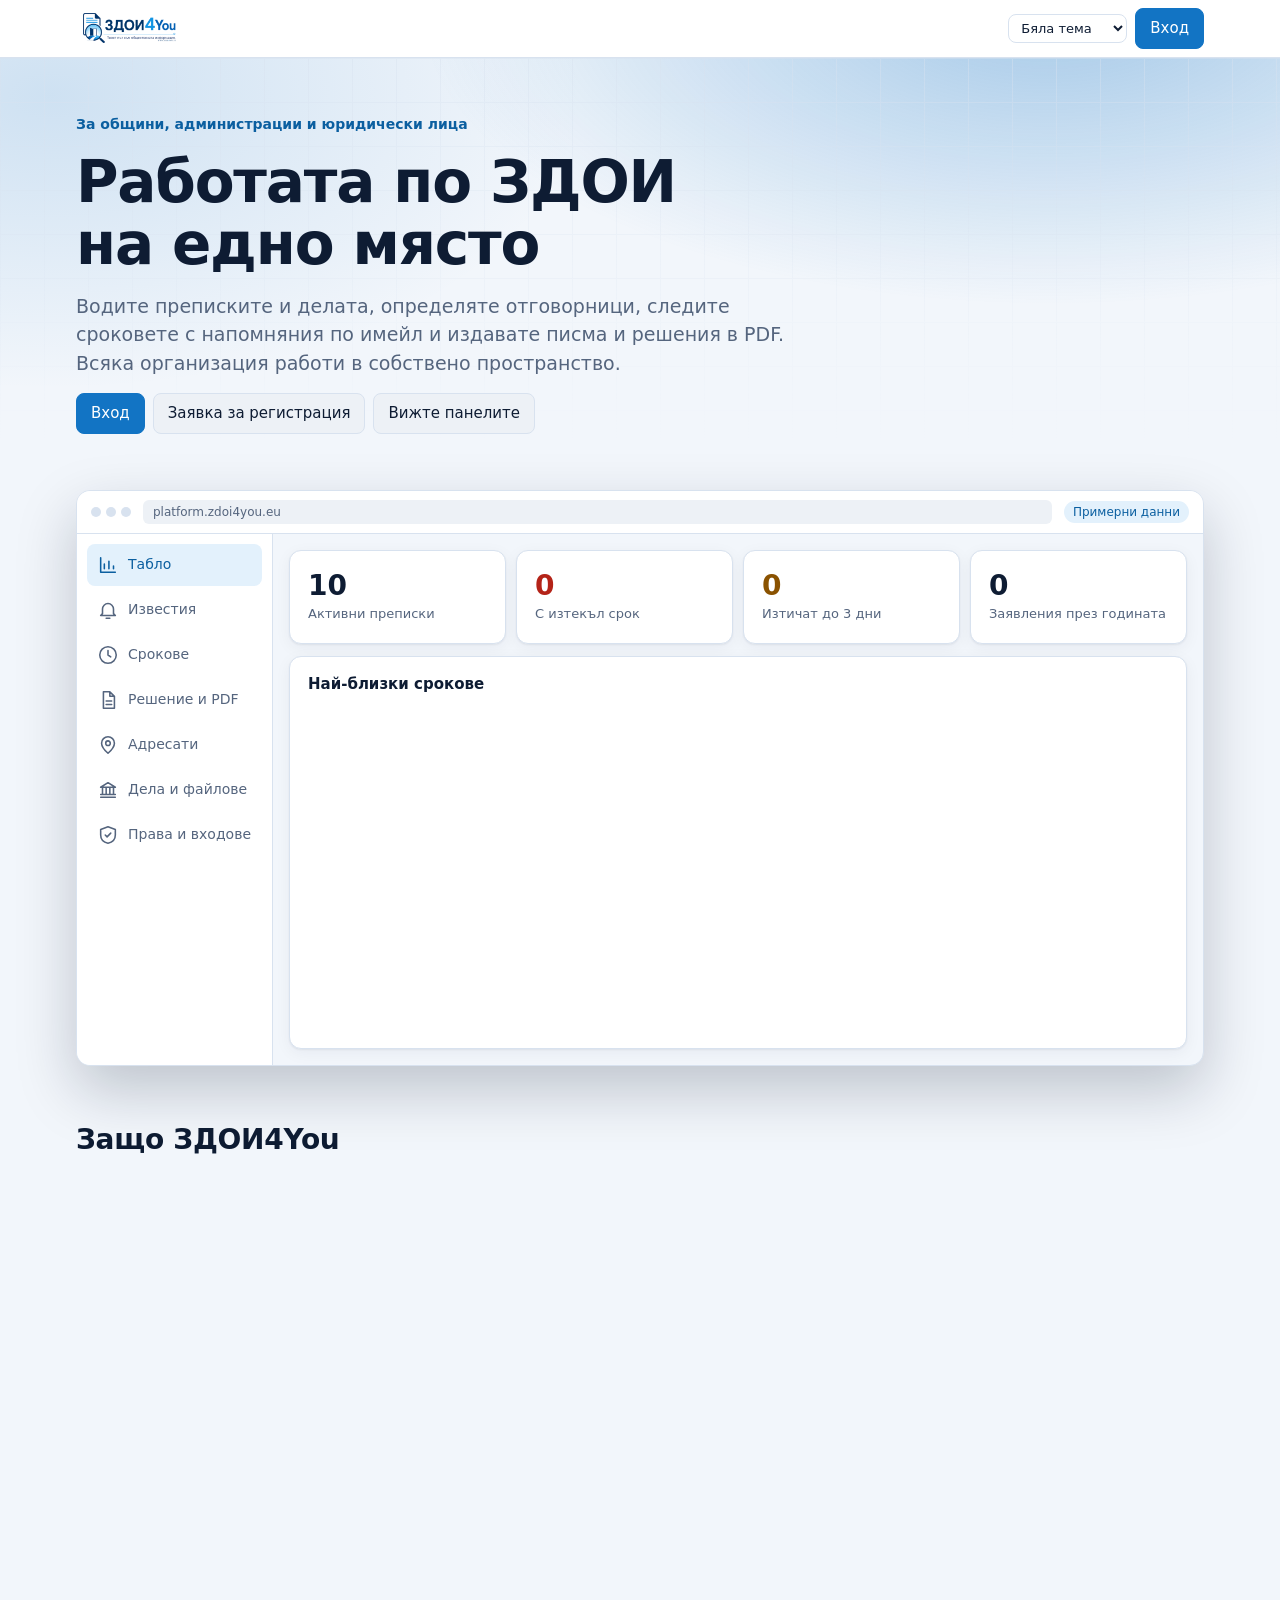
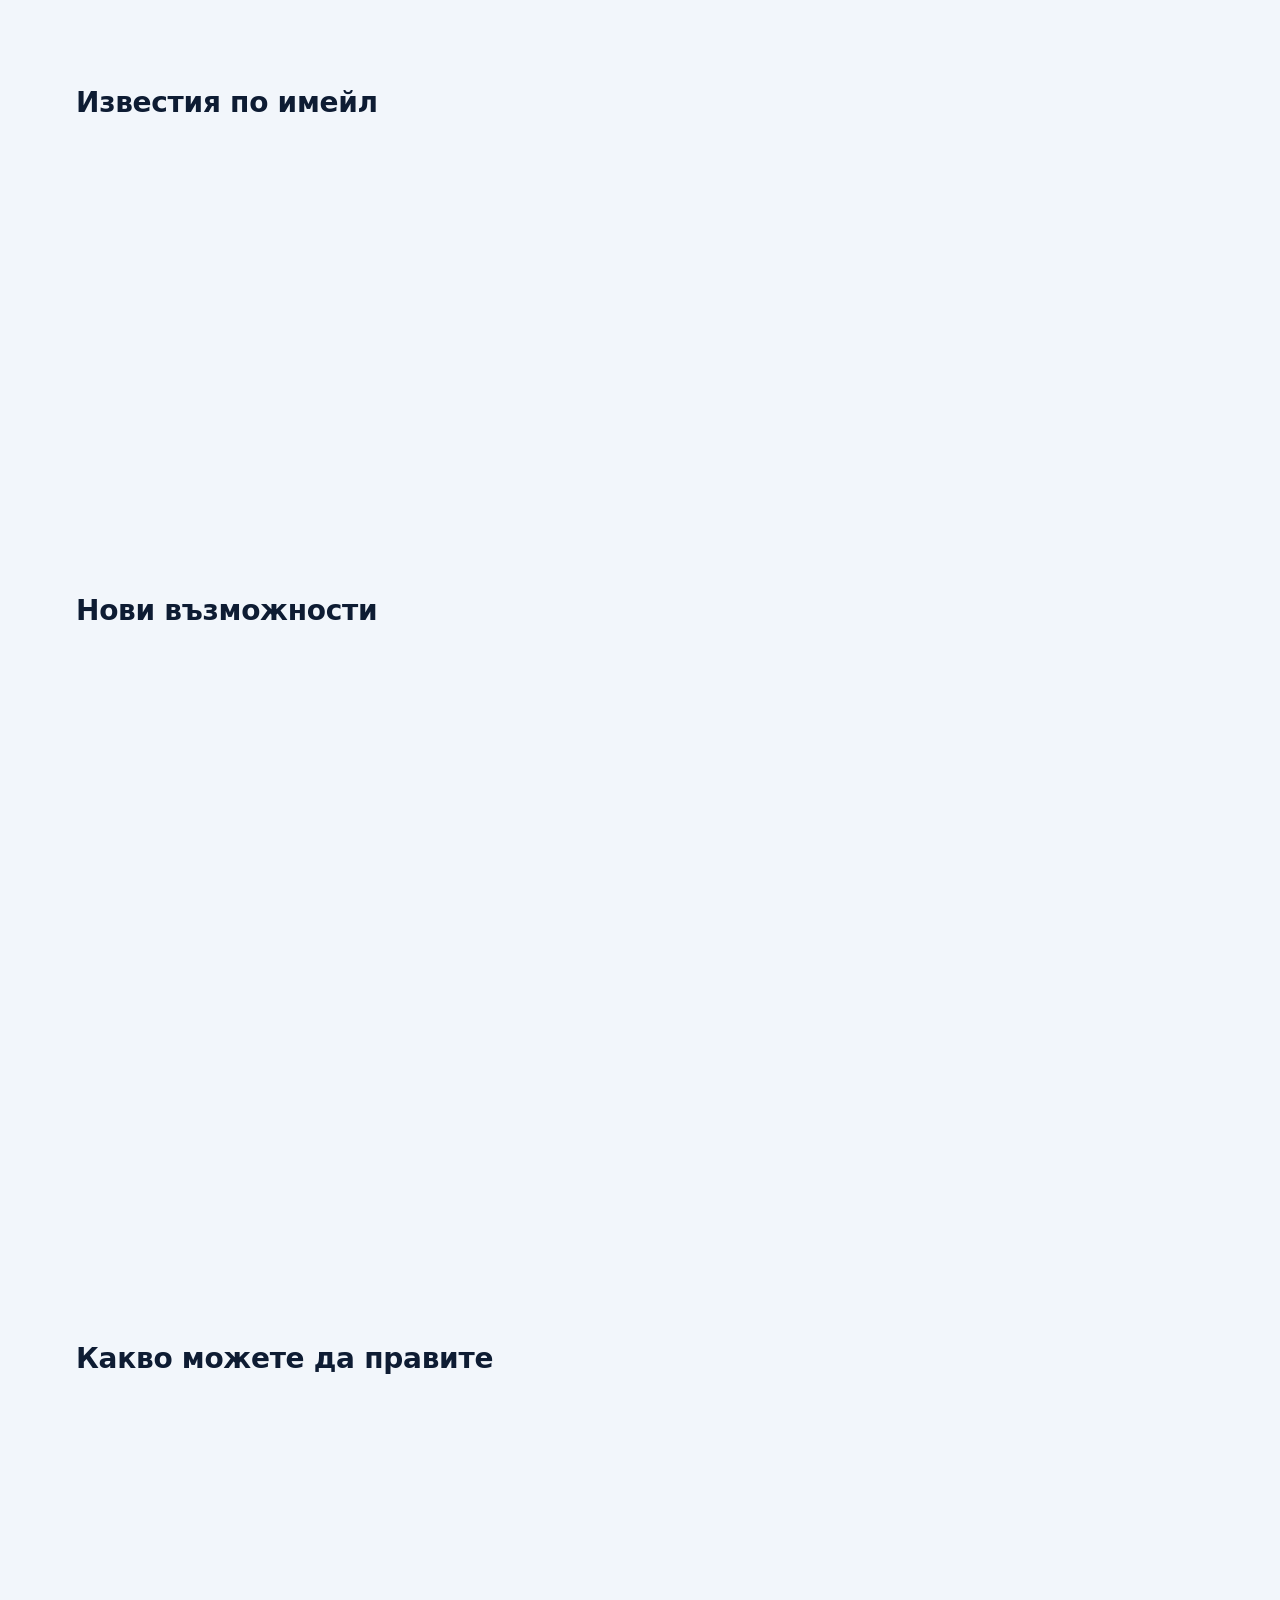
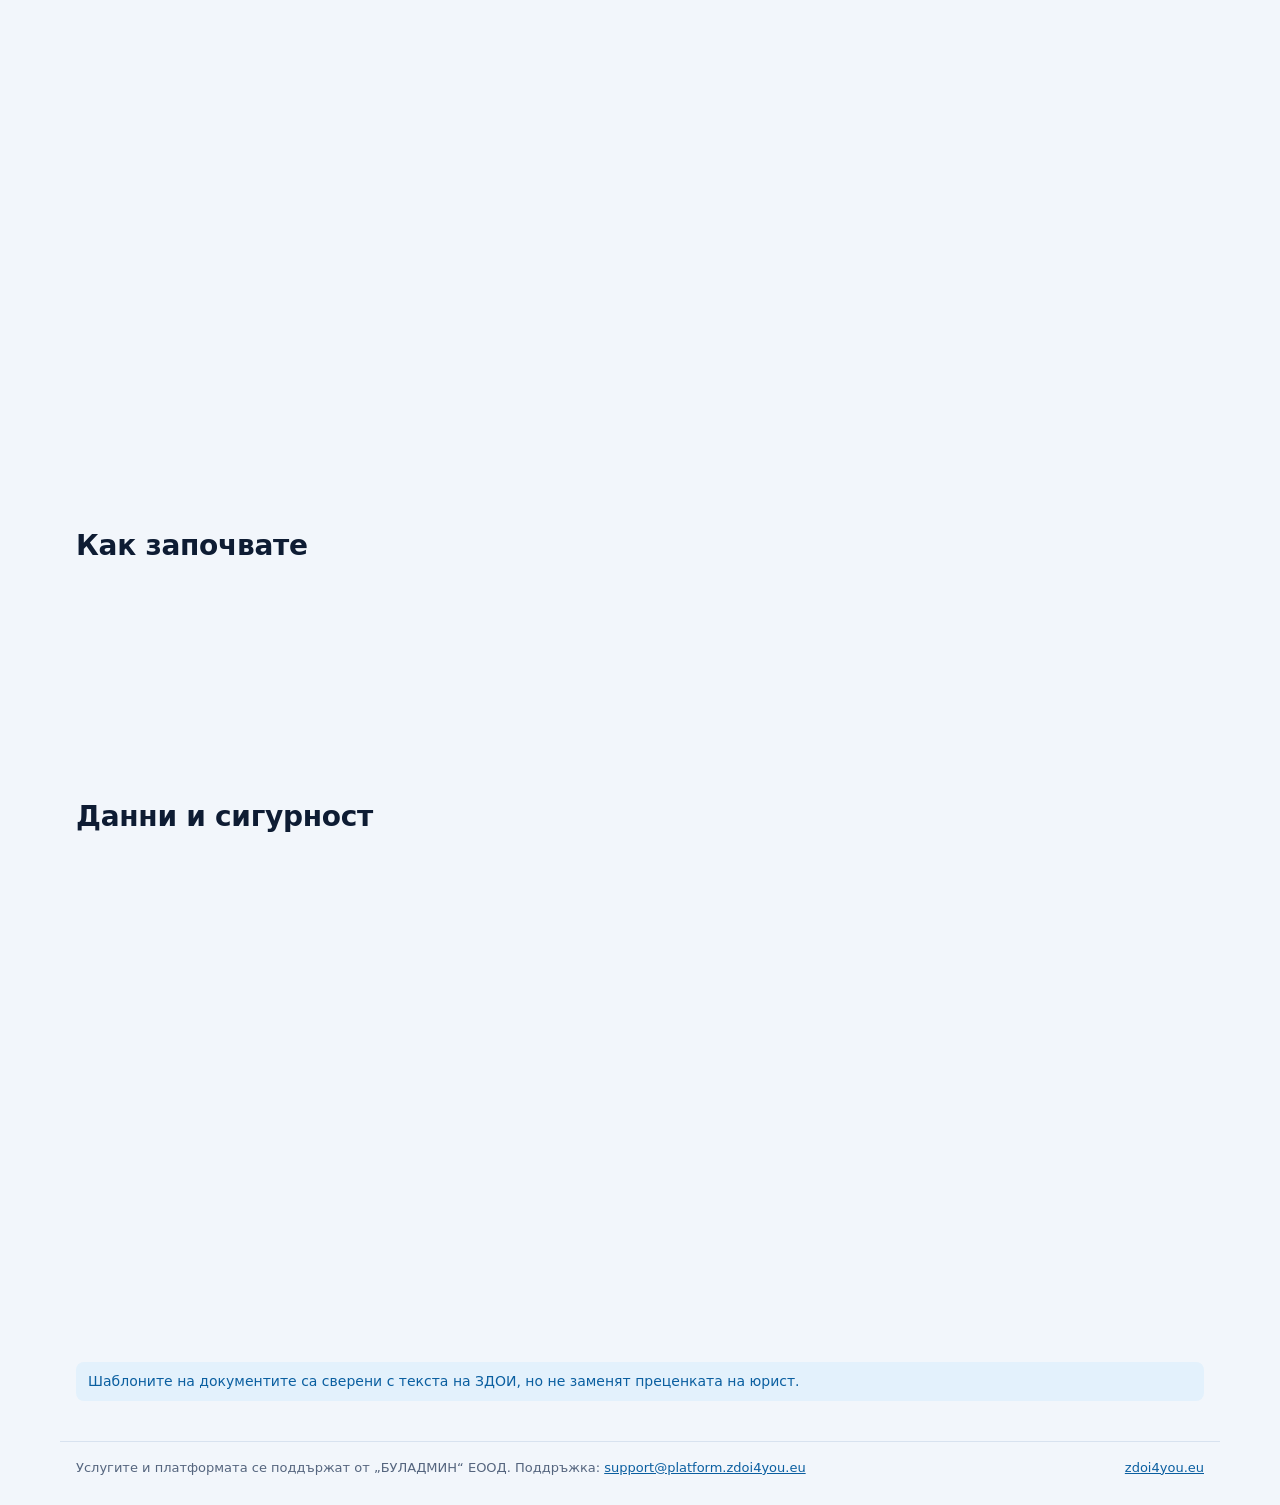
<file: site/index.html>
<!doctype html>
<html lang="bg">
<head>
<meta charset="utf-8">
<meta name="viewport" content="width=device-width, initial-scale=1">
<meta name="robots" content="noindex, nofollow">
<meta name="referrer" content="no-referrer">
<meta http-equiv="Content-Security-Policy" content="default-src 'self'; script-src 'self'; connect-src 'self' https://script.google.com https://script.googleusercontent.com; style-src 'self' https://fonts.googleapis.com; font-src https://fonts.gstatic.com; img-src 'self' data:; form-action 'none'; base-uri 'none'">
<title>Платформа за задължените лица – ЗДОИ4You</title>
<link rel="icon" href="assets/favicon.ico">
<link rel="apple-touch-icon" href="assets/apple-touch-icon.png">
<link rel="preconnect" href="https://fonts.googleapis.com">
<link rel="preconnect" href="https://fonts.gstatic.com" crossorigin>
<link href="https://fonts.googleapis.com/css2?family=Onest:wght@400;500;600;700&display=swap" rel="stylesheet">
<link rel="stylesheet" href="style.css?v=dev">
<script src="js/theme.js?v=dev"></script>
<script src="js/config.js?v=dev" defer></script>
<script src="js/docs.js?v=dev" defer></script>
<script src="js/home.js?v=dev" defer></script>
<script src="js/app.js?v=dev" defer></script>
</head>
<body>
<div id="app"><p class="loading">Зареждане…</p></div>
<div id="toast" role="status" aria-live="polite"></div>
<noscript><p class="loading">Платформата изисква JavaScript.</p></noscript>
</body>
</html>
</file>
<file: site/style.css>
:root, [data-theme="light"] {
  --bg: #F2F6FB; --card: #FFFFFF; --ink: #0E1C33; --muted: #55657E; --line: #D8E2EF; --field: #FFFFFF;
  --accent: #1274C4; --accent-ink: #FFFFFF; --link: #0B5FA0; --soft: #E3F1FC; --soft-ink: #0B5FA0;
  --ok: #157F3B; --ok-bg: #E2F5E8; --warn: #8A5200; --warn-bg: #FFF1D6; --bad: #B42318; --bad-bg: #FBE5E3; --gray-bg: #EDF1F6;
  --shadow: 0 1px 2px rgba(14, 28, 51, .06), 0 4px 16px rgba(14, 28, 51, .05);
  --header: #FFFFFF; color-scheme: light;
}
[data-theme="dark"] {
  --bg: #111317; --card: #1B1E24; --ink: #ECEEF2; --muted: #A2A9B5; --line: #30343C; --field: #14161A;
  --accent: #5AA9EC; --accent-ink: #08131F; --link: #8CC8F7; --soft: #24303D; --soft-ink: #A9D5F8;
  --ok: #6FD597; --ok-bg: #16301F; --warn: #F5BE5B; --warn-bg: #352A12; --bad: #FF8A80; --bad-bg: #3A1B18; --gray-bg: #262A31;
  --shadow: none; --header: #1B1E24; color-scheme: dark;
}
[data-theme="blue"] {
  --bg: #0B2A4F; --card: #123A68; --ink: #F1F7FF; --muted: #B5CCE6; --line: #2A5688; --field: #0E3158;
  --accent: #7CC4FF; --accent-ink: #06203E; --link: #A8D9FF; --soft: #1C4B80; --soft-ink: #CDE8FF;
  --ok: #8BE6AE; --ok-bg: #114A36; --warn: #FFD27A; --warn-bg: #4A3C14; --bad: #FFA69E; --bad-bg: #5A2A33; --gray-bg: #1B4676;
  --shadow: 0 2px 14px rgba(0, 12, 32, .28); --header: #0E3158; color-scheme: dark;
}
* { box-sizing: border-box; }
html, body { margin: 0; }
body { background: var(--bg); color: var(--ink); font: 15px/1.5 "Onest", system-ui, -apple-system, "Segoe UI", Roboto, sans-serif; -webkit-font-smoothing: antialiased; }
a { color: var(--link); }
button, input, select, textarea { font: inherit; color: inherit; }
h1, h2, h3 { margin: 0; line-height: 1.25; }
h1 { font-size: 22px; } h2 { font-size: 17px; } h3 { font-size: 15px; }
p { margin: 0; }
.loading { padding: 40px 16px; text-align: center; color: var(--muted); }
.muted { color: var(--muted); }
.small { font-size: 13px; }
.mono { font-variant-numeric: tabular-nums; }
.pre { white-space: pre-wrap; overflow-wrap: anywhere; }
.right { text-align: right; }
.hidden-field { position: absolute; left: -9999px; width: 1px; height: 1px; overflow: hidden; }
:focus-visible { outline: 2px solid var(--accent); outline-offset: 2px; }

/* лого: на бял фон във всички теми, защото текстът му е тъмносин */
.logo-plate { display: inline-flex; background: #FFF; border-radius: 10px; padding: 8px 12px; }
.logo-plate img { display: block; height: 62px; width: auto; max-width: 100%; }
.logo-plate.mini { padding: 3px 7px; border-radius: 7px; }
.logo-plate.mini img { height: 30px; }

/* публични страници */
.gate { min-height: 100vh; display: flex; flex-direction: column; align-items: center; padding: 28px 16px 40px; gap: 18px; }
.gate-card { width: 100%; max-width: 440px; padding: 26px 24px; }
.gate-card.wide { max-width: 860px; }
.gate-card h1 { margin-bottom: 4px; }
.gate-card > .muted { margin-bottom: 18px; }
.gate-links { display: flex; flex-wrap: wrap; justify-content: space-between; gap: 8px 16px; margin-top: 16px; font-size: 14px; }
.gate-foot { display: flex; flex-wrap: wrap; justify-content: center; align-items: center; gap: 10px; color: var(--muted); font-size: 13px; }

/* начална страница */
.ico { width: 22px; height: 22px; fill: none; stroke: currentColor; stroke-width: 1.7; stroke-linecap: round; stroke-linejoin: round; flex: none; }
.home-wrap { max-width: 1160px; margin: 0 auto; padding-left: 16px; padding-right: 16px; }
.home-top { position: sticky; top: 0; z-index: 5; background: var(--header); border-bottom: 1px solid var(--line); }
.home-bar { display: flex; flex-wrap: wrap; align-items: center; justify-content: space-between; gap: 8px 14px; padding-top: 8px; padding-bottom: 8px; }
.hero-bg { position: relative; overflow: hidden; background: radial-gradient(900px 420px at 82% -10%, color-mix(in srgb, var(--accent) 34%, transparent), transparent 70%), radial-gradient(760px 420px at 4% 8%, color-mix(in srgb, var(--accent) 16%, transparent), transparent 70%); }
.hero-bg::before { content: ""; position: absolute; inset: 0; background-image: linear-gradient(var(--line) 1px, transparent 1px), linear-gradient(90deg, var(--line) 1px, transparent 1px); background-size: 44px 44px; opacity: .45; -webkit-mask-image: linear-gradient(to bottom, #000, transparent 82%); mask-image: linear-gradient(to bottom, #000, transparent 82%); }
.hero { position: relative; display: flex; flex-direction: column; gap: 16px; align-items: flex-start; padding-top: 56px; padding-bottom: 96px; }
.hero h1 { font-size: clamp(32px, 6vw, 58px); line-height: 1.08; letter-spacing: -.02em; max-width: 16ch; }
.hero-kicker { color: var(--link); font-weight: 600; font-size: 14px; }
.hero-sub { font-size: clamp(16px, 2vw, 19px); color: var(--muted); max-width: 60ch; }
.hero-btn { padding: 11px 20px; }
.home-main { display: flex; flex-direction: column; gap: 56px; padding-bottom: 40px; }
.home section > h2 { font-size: clamp(22px, 3vw, 28px); letter-spacing: -.01em; margin-bottom: 18px; }
.home-grid { display: grid; grid-template-columns: repeat(auto-fit, minmax(270px, 1fr)); gap: 14px; }
.home-card { display: flex; flex-direction: column; gap: 8px; transition: transform .2s ease, border-color .2s ease, opacity .5s ease; }
.home-card:hover { border-color: var(--accent); transform: translateY(-3px); }
.home-ico { display: inline-flex; align-items: center; justify-content: center; width: 40px; height: 40px; border-radius: 10px; background: var(--soft); color: var(--soft-ink); }
.home-steps { list-style: none; counter-reset: step; margin: 0; padding: 0; display: grid; grid-template-columns: repeat(auto-fit, minmax(250px, 1fr)); gap: 14px; }
.home-steps li { counter-increment: step; display: flex; flex-direction: column; gap: 6px; padding: 18px; border-top: 3px solid var(--accent); background: var(--card); border-radius: 0 0 12px 12px; box-shadow: var(--shadow); }
.home-steps li::before { content: counter(step); font-size: 30px; font-weight: 700; line-height: 1; color: var(--link); }
/* разходи в решенията */
.cost-grid { display: grid; grid-template-columns: repeat(auto-fit, minmax(210px, 1fr)); gap: 10px; align-items: end; }
.cost-grid[hidden] { display: none; }
.cost-sum { font-weight: 700; margin-top: 8px; }
.home-card-top { display: flex; align-items: center; justify-content: space-between; gap: 8px; }
.home-lead { font-size: 17px; margin-bottom: 16px; }
.home-mail { display: grid; grid-template-columns: minmax(0, 1fr) minmax(0, 1fr); gap: 24px; align-items: start; }
.home-mail-side { display: flex; flex-direction: column; gap: 10px; }
.home-events { list-style: none; margin: 0; padding: 0; display: flex; flex-direction: column; gap: 12px; }
.home-events li { display: flex; flex-direction: column; gap: 2px; padding-left: 14px; border-left: 3px solid var(--accent); }
.mail-preview { display: flex; flex-direction: column; gap: 10px; padding: 16px; background: var(--card); border: 1px solid var(--line); border-radius: 12px; box-shadow: var(--shadow); overflow-wrap: anywhere; }
.mail-head { display: flex; flex-direction: column; gap: 3px; padding-bottom: 10px; border-bottom: 1px solid var(--line); }
.mail-link { color: var(--link); text-decoration: underline; }
@media (max-width: 820px) { .home-mail { grid-template-columns: minmax(0, 1fr); } }
.home-foot { display: flex; flex-wrap: wrap; justify-content: space-between; gap: 8px 16px; padding-top: 16px; padding-bottom: 28px; border-top: 1px solid var(--line); }
.reveal { opacity: 0; transform: translateY(16px); transition: opacity .5s ease, transform .5s ease; }
.reveal.in { opacity: 1; transform: none; }
.reveal.in.home-card:hover { transform: translateY(-3px); }

/* демонстрация на панелите */
.demo-section { margin-top: -60px; position: relative; scroll-margin-top: 80px; }
.demo-window { background: var(--bg); border: 1px solid var(--line); border-radius: 14px; overflow: hidden; box-shadow: 0 24px 60px rgba(5, 18, 40, .22); }
.demo-chrome { display: flex; align-items: center; gap: 12px; padding: 9px 14px; background: var(--header); border-bottom: 1px solid var(--line); }
.demo-dots { display: inline-flex; gap: 5px; }
.demo-dots i { width: 10px; height: 10px; border-radius: 50%; background: var(--line); }
.demo-url { flex: 1; min-width: 0; font-size: 12px; color: var(--muted); background: var(--gray-bg); border-radius: 6px; padding: 3px 10px; white-space: nowrap; overflow: hidden; text-overflow: ellipsis; }
.demo-body { display: grid; grid-template-columns: 196px minmax(0, 1fr); min-height: 470px; }
.demo-tabs { display: flex; flex-direction: column; gap: 3px; padding: 10px; background: var(--header); border-right: 1px solid var(--line); }
.demo-tab { position: relative; overflow: hidden; display: flex; align-items: center; gap: 9px; padding: 10px; background: none; border: 0; border-radius: 8px; color: var(--muted); font-weight: 500; font-size: 14px; text-align: left; cursor: pointer; white-space: nowrap; }
.demo-tab:hover { background: var(--gray-bg); color: var(--ink); }
.demo-tab.on { background: var(--soft); color: var(--soft-ink); }
.demo-progress { position: absolute; left: 0; bottom: 0; height: 2px; width: 0; background: var(--accent); }
.demo-stage { padding: 16px; min-width: 0; }
.demo-enter { animation: demoIn .35s ease; }
@keyframes demoIn { from { opacity: 0; transform: translateY(8px); } to { opacity: 1; transform: none; } }
.demo-col { display: flex; flex-direction: column; gap: 12px; min-width: 0; }
.demo-split { display: grid; grid-template-columns: minmax(0, 1.15fr) minmax(0, 1fr); gap: 12px; align-items: start; }
.demo-split-rev { grid-template-columns: minmax(0, .7fr) minmax(0, 1.3fr); }
.demo-tiles { display: grid; grid-template-columns: repeat(auto-fit, minmax(130px, 1fr)); gap: 10px; }
.demo-tile { padding: 13px 15px; }
.demo-tile b { font-size: 26px; }
.demo-list { display: flex; flex-direction: column; gap: 10px; }
.demo-row { display: flex; align-items: center; justify-content: space-between; gap: 12px; padding: 9px 0; border-top: 1px solid var(--line); }
.demo-row-main { display: flex; flex-direction: column; gap: 2px; min-width: 0; flex: 1; }
.demo-bar { display: block; height: 4px; margin-top: 5px; border-radius: 4px; background: var(--gray-bg); overflow: hidden; }
.demo-fill { display: block; height: 100%; width: 0; background: var(--accent); transition: width .7s cubic-bezier(.2, .7, .2, 1); }
.demo-fill.bad { background: var(--bad); }
.demo-fill.warn { background: var(--warn); }
.step { opacity: 0; transform: translateY(8px); transition: opacity .35s ease, transform .35s ease; }
.step.on { opacity: 1; transform: none; }
.demo-timeline { list-style: none; margin: 14px 0 0; padding: 0; display: flex; flex-direction: column; gap: 14px; }
.demo-timeline li { display: grid; grid-template-columns: 14px minmax(0, 1fr); gap: 10px; }
.demo-dot { width: 12px; height: 12px; margin-top: 3px; border-radius: 50%; background: var(--accent); box-shadow: 0 0 0 4px var(--soft); }
.demo-input { padding: 8px 10px; background: var(--field); border: 1px solid var(--line); border-radius: 8px; font-size: 14px; }
.demo-area { min-height: 92px; }
.demo-search { font-size: 15px; }
.demo-caret::after { content: ""; display: inline-block; width: 2px; height: 1em; margin-left: 1px; vertical-align: -2px; background: var(--accent); animation: demoCaret 1s steps(2) infinite; }
@keyframes demoCaret { 50% { opacity: 0; } }
.demo-paper { background: #FFF; color: #14233A; padding: 18px 20px; border-radius: 6px; box-shadow: 0 10px 28px rgba(5, 18, 40, .22); font-size: 12.5px; line-height: 1.45; min-height: 370px; }
.demo-paper img { display: block; height: 34px; width: auto; margin-bottom: 10px; }
.demo-paper-org { font-weight: 700; text-align: center; font-size: 11px; letter-spacing: .04em; }
.demo-paper h4 { margin: 10px 0 0; font-size: 15px; text-align: center; }
.demo-paper-sub { text-align: center; margin-bottom: 12px; }
.demo-paper-lbl { font-weight: 700; margin-top: 8px; }
.demo-file { display: flex; align-items: center; gap: 10px; color: var(--muted); }
.demo-file b { color: var(--ink); }
.demo-fade { transition: opacity .25s ease; }
.demo-fade.off { display: none; }
@media (max-width: 820px) {
  .demo-body { grid-template-columns: minmax(0, 1fr); min-height: 0; }
  .demo-tabs { flex-direction: row; overflow-x: auto; border-right: 0; border-bottom: 1px solid var(--line); scrollbar-width: none; position: relative; }
  .demo-split, .demo-split-rev { grid-template-columns: minmax(0, 1fr); }
  .demo-stage { min-height: 560px; }
  .hero { padding-top: 34px; padding-bottom: 84px; }
}
@media (prefers-reduced-motion: reduce) {
  .reveal, .step, .demo-enter, .demo-fill, .home-card { transition: none; animation: none; }
  .reveal, .step { opacity: 1; transform: none; }
  .demo-caret::after { animation: none; }
}

/* страница 404 */
.nf-page { min-height: 100vh; display: flex; flex-direction: column; align-items: center; justify-content: center; gap: 22px; padding: 28px 16px; background: radial-gradient(700px 380px at 50% 20%, color-mix(in srgb, var(--accent) 22%, transparent), transparent 72%); }
.nf { display: flex; flex-direction: column; align-items: center; text-align: center; gap: 10px; padding: 24px 0; }
.nf-code { font-size: clamp(96px, 24vw, 190px); line-height: .95; font-weight: 700; letter-spacing: -.04em; color: var(--accent); background: linear-gradient(160deg, var(--accent), var(--link)); -webkit-background-clip: text; background-clip: text; -webkit-text-fill-color: transparent; }
.nf h1 { font-size: clamp(22px, 4vw, 30px); }
.nf-actions { justify-content: center; margin-top: 10px; }
.nf-foot { margin-top: 4px; }
.gate-maint { text-align: center; flex-basis: 100%; }
.forgot-note { margin-top: 14px; }
.wrap-any { overflow-wrap: anywhere; }
.attach-chips { display: flex; flex-wrap: wrap; align-items: center; gap: 6px; margin-top: 6px; }
.attach-chips .btn { text-align: left; }
.space-bar { width: 100%; height: 10px; accent-color: var(--accent); }
.login-agent { max-width: 260px; overflow-wrap: anywhere; }

/* оформление */
header.top { position: sticky; top: 0; z-index: 5; background: var(--header); border-bottom: 1px solid var(--line); }
.bar { max-width: 1280px; margin: 0 auto; display: flex; flex-wrap: wrap; align-items: center; gap: 8px 14px; padding: 8px 16px; }
.brand { text-decoration: none; display: inline-flex; }
nav.tabs { display: flex; gap: 2px; overflow-x: auto; flex: 1 1 100%; scrollbar-width: none; order: 3; }
nav.tabs a { padding: 7px 10px; border-radius: 8px; text-decoration: none; color: var(--muted); font-weight: 500; white-space: nowrap; font-size: 14px; }
nav.tabs a:hover { background: var(--gray-bg); color: var(--ink); }
nav.tabs a.on { background: var(--soft); color: var(--soft-ink); }
.user { display: flex; align-items: center; gap: 8px; margin-left: auto; font-size: 13px; flex-wrap: wrap; justify-content: flex-end; }
.user .who { text-align: right; line-height: 1.2; }
.timer { font-variant-numeric: tabular-nums; white-space: nowrap; }
.timer.warn { color: var(--bad); font-weight: 600; }
main { max-width: 1280px; margin: 0 auto; padding: 20px 16px 24px; }
.app-foot { max-width: 1280px; margin: 0 auto; padding: 0 16px 24px; }
.head { display: flex; flex-wrap: wrap; align-items: center; justify-content: space-between; gap: 12px; margin-bottom: 16px; }
.actions { display: flex; flex-wrap: wrap; gap: 8px; align-items: center; }
.doc-row { display: grid; grid-template-columns: minmax(0, 1fr) auto; gap: 10px; align-items: center; }

.card { background: var(--card); border: 1px solid var(--line); border-radius: 12px; box-shadow: var(--shadow); padding: 18px; }
.stack { display: flex; flex-direction: column; gap: 16px; }
.split { display: grid; grid-template-columns: minmax(0, 1.7fr) minmax(280px, 1fr); gap: 16px; align-items: start; }
@media (max-width: 900px) { .split { grid-template-columns: minmax(0, 1fr); } }
.tiles { display: grid; grid-template-columns: repeat(auto-fit, minmax(170px, 1fr)); gap: 12px; margin-bottom: 16px; }
.tile { text-decoration: none; color: inherit; display: block; }
.tile b { display: block; font-size: 28px; line-height: 1.2; font-variant-numeric: tabular-nums; }
.tile.bad b { color: var(--bad); }
.tile.warn b { color: var(--warn); }

/* форми */
.form-grid { display: grid; grid-template-columns: repeat(auto-fit, minmax(230px, 1fr)); gap: 12px 14px; }
.field { display: flex; flex-direction: column; gap: 4px; min-width: 0; }
.field.full { grid-column: 1 / -1; }
.field > span { font-size: 13px; font-weight: 500; }
.field .req { color: var(--bad); }
.field small { color: var(--muted); font-size: 12px; }
input, select, textarea { width: 100%; padding: 8px 10px; background: var(--field); border: 1px solid var(--line); border-radius: 8px; min-width: 0; }
textarea { min-height: 86px; resize: vertical; }
input[type=checkbox] { width: auto; }
input[readonly] { opacity: .75; }
input:disabled, select:disabled, textarea:disabled { opacity: .6; background: var(--gray-bg); cursor: not-allowed; }
.check { display: flex; gap: 8px; align-items: flex-start; font-size: 14px; }
.check input { margin-top: 4px; flex: none; }
.check.full { grid-column: 1 / -1; }
fieldset { border: 0; padding: 0; margin: 0 0 20px; }
legend { font-weight: 600; font-size: 16px; margin-bottom: 10px; padding: 0; }
.err { background: var(--bad-bg); color: var(--bad); padding: 9px 12px; border-radius: 8px; margin-top: 12px; font-size: 14px; }
.note { background: var(--soft); color: var(--soft-ink); padding: 9px 12px; border-radius: 8px; font-size: 14px; }
.warnbox { background: var(--warn-bg); color: var(--warn); padding: 9px 12px; border-radius: 8px; font-size: 14px; }
.filters { display: flex; flex-wrap: wrap; gap: 10px; margin-bottom: 14px; }
.filters > * { flex: 1 1 180px; width: auto; }

.btn { display: inline-flex; align-items: center; justify-content: center; gap: 6px; background: var(--gray-bg); border: 1px solid var(--line); border-radius: 8px; padding: 8px 14px; cursor: pointer; font-weight: 500; text-decoration: none; color: var(--ink); }
.btn:hover { filter: brightness(1.05); }
.btn:disabled { opacity: .55; cursor: wait; }
.btn.primary { background: var(--accent); color: var(--accent-ink); border-color: var(--accent); }
.btn.danger { color: var(--bad); }
.btn.sm { padding: 4px 10px; font-size: 13px; }
.btn.block { width: 100%; margin-top: 14px; }
select.theme { width: auto; padding: 5px 8px; font-size: 13px; }

/* таблици */
.table-wrap { overflow-x: auto; }
table { width: 100%; border-collapse: collapse; font-size: 14px; }
th { text-align: left; font-size: 12px; color: var(--muted); font-weight: 600; padding: 8px 10px; border-bottom: 1px solid var(--line); white-space: nowrap; }
td { padding: 9px 10px; border-bottom: 1px solid var(--line); vertical-align: top; }
tr:last-child td { border-bottom: 0; }
tr.link { cursor: pointer; }
tr.link:hover td { background: var(--gray-bg); }
.subject { max-width: 340px; overflow: hidden; text-overflow: ellipsis; white-space: nowrap; }
.pill { display: inline-block; padding: 2px 9px; border-radius: 99px; font-size: 12px; font-weight: 500; background: var(--gray-bg); white-space: nowrap; }
.pill.ok { background: var(--ok-bg); color: var(--ok); }
.pill.warn { background: var(--warn-bg); color: var(--warn); }
.pill.bad { background: var(--bad-bg); color: var(--bad); }
.pill.info { background: var(--soft); color: var(--soft-ink); }

.kv { display: grid; grid-template-columns: minmax(120px, 34%) 1fr; gap: 4px 12px; font-size: 14px; }
.kv dt { color: var(--muted); }
.kv dd { margin: 0; overflow-wrap: anywhere; }
.timeline { list-style: none; margin: 0; padding: 0; display: flex; flex-direction: column; gap: 10px; font-size: 14px; }
.timeline li { border-left: 2px solid var(--line); padding-left: 10px; overflow-wrap: anywhere; }
.bigdue { font-size: 22px; font-weight: 700; font-variant-numeric: tabular-nums; }

dialog { border: 1px solid var(--line); border-radius: 12px; background: var(--card); color: var(--ink); padding: 20px; width: min(680px, calc(100vw - 24px)); max-height: calc(100vh - 32px); }
dialog::backdrop { background: rgba(5, 12, 24, .55); }
dialog.wide { width: min(860px, calc(100vw - 24px)); }
dialog h2 { margin-bottom: 12px; }
.addr { grid-column: 1 / -1; border: 1px solid var(--line); border-radius: 10px; padding: 12px; gap: 10px; }
.ground-list { gap: 8px; max-height: 280px; overflow-y: auto; padding-right: 4px; }
.addr-title { font-weight: 600; font-size: 14px; }
[hidden] { display: none !important; }
dialog .actions { justify-content: flex-end; margin-top: 16px; }

#toast { position: fixed; left: 50%; bottom: 20px; transform: translateX(-50%); z-index: 20; background: var(--ink); color: var(--bg); padding: 9px 16px; border-radius: 8px; font-size: 14px; max-width: calc(100vw - 32px); opacity: 0; pointer-events: none; transition: opacity .2s; }
#toast.on { opacity: 1; }

@media (max-width: 640px) {
  .user .who { display: none; }
  .kv { grid-template-columns: 1fr; }
  .kv dt { margin-top: 6px; }
  .gate-card { padding: 20px 16px; }
}
.wide-cell { min-width: 240px; }

/* лента със статуса на системите */
.sysbar { display: flex; align-items: center; gap: 8px; flex-wrap: wrap; padding: 6px 12px; font-size: 13px; font-weight: 500; text-decoration: none; color: var(--ink); background: var(--gray-bg); border-radius: 8px; }
.app-foot .sysbar { margin-bottom: 8px; }
.gate .sysbar { margin-top: 12px; max-width: 460px; }
.sysbar.ok { background: var(--ok-bg); color: var(--ok); }
.sysbar.warn { background: var(--warn-bg); color: var(--warn); }
.sysbar.bad { background: var(--bad-bg); color: var(--bad); }
.sysdot { width: 9px; height: 9px; border-radius: 50%; background: currentColor; flex: none; }
.sysbar-more { font-weight: 400; }
.badge { display: inline-block; min-width: 18px; margin-left: 5px; padding: 0 5px; border-radius: 9px; background: var(--bad); color: #fff; font-size: 12px; text-align: center; }
.msg { border: 1px solid var(--line); border-radius: 10px; padding: 10px 12px; }
.msg.op { background: var(--soft); }

/* съдържанието зад входа не се печата от браузъра; документите се печатат от PDF */
@media print {
  body.noprint > * { display: none !important; }
  body.noprint::before { content: "Печатът на съдържанието на платформата е забранен. За печат изтеглете PDF на документа."; display: block; padding: 40px; color: #000; background: #fff; font-size: 16px; }
}
.third > .pill { align-self: flex-start; }

/* воден знак при опит за снимка; не пречи на кликовете */
.wm { position: fixed; inset: 0; z-index: 31; display: flex; flex-wrap: wrap; align-content: flex-start; gap: 80px 60px; padding: 20px; overflow: hidden; pointer-events: none; user-select: none; color: var(--ink); opacity: .35; font-size: 12px; }
.wm span { white-space: nowrap; transform: rotate(-24deg); }
@media print { .wm { display: none; } }

/* скрито съдържание при опит за снимка и при неактивен прозорец */
body.noprint.shield > *:not(.wm) { opacity: 0 !important; pointer-events: none; }
body.noprint.shield { background: var(--bg); }
body.noprint.shield::after { content: "Съдържанието е скрито, докато прозорецът не е активен. Кликнете тук, за да продължите."; position: fixed; inset: 0; z-index: 30; display: flex; align-items: center; justify-content: center; padding: 24px; text-align: center; color: var(--ink); font-size: 16px; }
body.noprint.shield.shot::after { content: "Екранните снимки на съдържанието са забранени."; }
</file>
